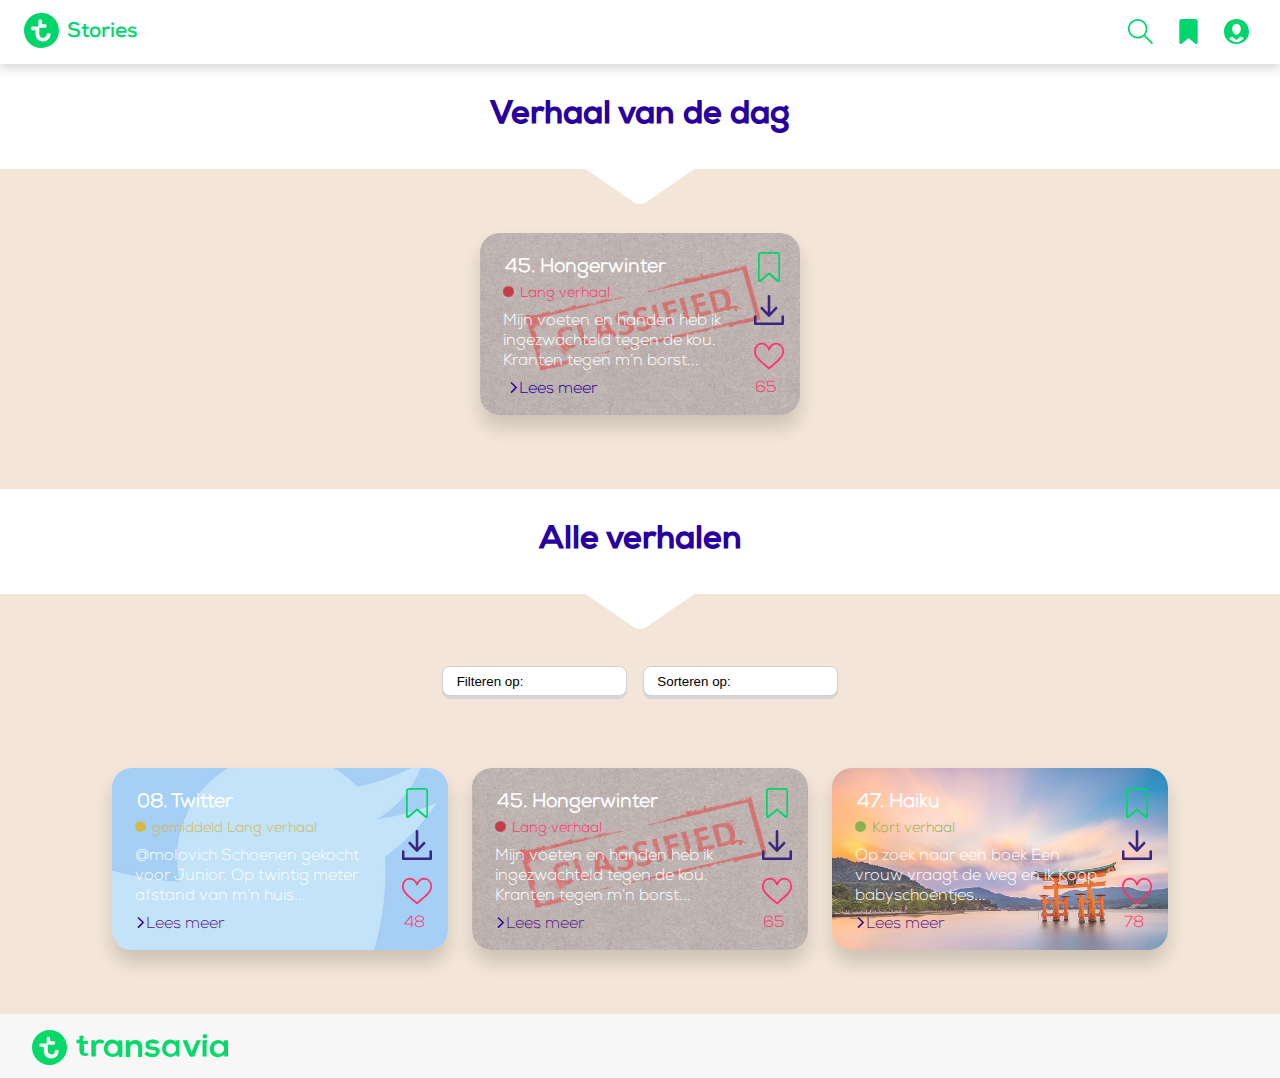
<file: Transavia Stories/index.html>
<!DOCTYPE html>
<html lang="en">

<head>
    <meta name="viewport" content="width=device-width, initial-scale=1.0">
    <meta charset="UTF-8">
    <title>Transavia Stories</title>
    <link rel="stylesheet" href="css/main.css"> </head>

<body>
    <div class="confirmmessage">
        <p>Opgeslagen in Leeslijst!</p>
    </div>
    <nav>
        <a href="index.html"><img class="logo" src="resources/images/header-logo.svg" alt="Logo"> </a> <a href="index.html">Stories</a>
        <ul>
            <li>
                <svg version="1.1" class="icon search">
                    <path class="st0" d="M9.7,19.5c2.4,0,4.5-0.8,6.2-2.3l7.5,7.5c0.2,0.2,0.4,0.3,0.6,0.3c0.2,0,0.5-0.1,0.6-0.3c0.3-0.3,0.3-0.9,0-1.3l-7.5-7.5c1.4-1.7,2.3-3.9,2.3-6.2c0-5.4-4.4-9.7-9.7-9.7C4.4,0,0,4.4,0,9.7C0,15.1,4.4,19.5,9.7,19.5z M9.7,1.8c4.4,0,8,3.6,8,8c0,4.4-3.6,8-8,8s-8-3.6-8-8C1.8,5.3,5.3,1.8,9.7,1.8z" /> </svg>
            </li>
            <li><img class="counter" src="resources/images/counter.svg" alt="count">
                <a href="">
                    <svg version="1.1" class='icon'>
                        <path class="st0" d="M19.4,0H5.7C4.4,0,3.3,1.1,3.3,2.4v21.1c0,0.6,0.3,1.1,0.8,1.4c0.5,0.2,1.1,0.2,1.6-0.2l0,0l6.8-5.7l6.8,5.7l0,0c0.3,0.2,0.6,0.3,0.9,0.3c0.2,0,0.5-0.1,0.7-0.2c0.5-0.2,0.8-0.8,0.8-1.4v-21C21.8,1.1,20.7,0,19.4,0z" /> </svg>
                </a>
            </li>
            <li>
                <a href="account.html">
                    <svg version="1.1" class="icon">
                        <path class="st0" d="M12.6,0C5.5,0,0,5.4,0,12.4C0,19.5,5.4,25,12.5,25c7,0,12.6-5.6,12.5-12.6C24.9,5.5,19.4,0,12.6,0z M12.4,4.8c2.4-0.1,4.4,2.1,4.4,4.9c0,3.1-2,5.9-4.2,6c-2.3,0.1-4.5-2.9-4.5-6.1C8.1,7.1,10.1,4.9,12.4,4.8z M5.1,19.6l3-2.1l4.4,3.6l4.2-3.6l3.2,1.8C19.9,19.3,13.5,27.9,5.1,19.6z" /> </svg>
                </a>
            </li>
        </ul>
    </nav>
    <div class="zoeken">
        <input type="text" placeholder="Zoeken"> </div>
    <section>
        <header>
            <h1>Verhaal van de dag</h1> <img alt="pijl" class="pijl1" src="resources/images/pijl.svg"> </header>
        <div class="verhaalvddag">
            <div class="reactmessage"><a>Laat ook een reactie achter ></a></div>
            <article class="hongerwinter">
                <div class="progressbar">
                    <p>Voltooid!</p>
                </div>
                <header>
                    <h3>45. Hongerwinter</h3> <img alt="punt" src="resources/images/red.svg"><small>Lang verhaal</small></header>
                <p>Mijn voeten en handen heb ik ingezwachteld tegen de kou. Kranten tegen m’n borst...</p>
                <div class="card"> <img class="bookmark" alt="icon" src="resources/images/bookmarkoutline.svg"> <img class="download" alt="icon" src="resources/images/download-icon.svg"> <img class="like" alt="icon" src="resources/images/like-icon.svg">
                    <p>65</p>
                </div>
                <a href=""><img alt="pijl" src="resources/images/leesmeer.svg">Lees meer</a>
            </article>
        </div>
    </section>
    <section>
        <header>
            <h1>Alle verhalen</h1> <img alt="pijl" class="pijl1" src="resources/images/pijl.svg"> </header>
        <div class="filter">
            <select>
                <option value="Sorteren op:">Filteren op:</option>
                <option value="Sorteren op:">Leeftijd (18-)</option>
                <option value="Sorteren op:">Leeftijd (18+)</option>
                <option value="Sorteren op:">Korte verhalen</option>
                <option value="Sorteren op:">Gemiddeld lange verhalen</option>
                <option value="Sorteren op:">Lange verhalen</option>
            </select>
            <select>
                <option value="Sorteren op:">Sorteren op:</option>
                <option value="Sorteren op:">Nummer verhaal (oplopend)</option>
                <option value="Sorteren op:">Nummer verhaal (aflopend)</option>
                <option value="Sorteren op:">lengte (aflopend)</option>
                <option value="Sorteren op:">lengte (aflopend)</option>
                <option value="Sorteren op:">Populariteit</option>
            </select>
        </div>
        <div class="container">
            <div class="alleverhalen">
                <article class="twitter">
                    <header>
                        <h3>08. Twitter</h3><img alt="punt" src="resources/images/yellow.svg"><small>gemiddeld Lang verhaal</small></header>
                    <p>@molovich Schoenen gekocht voor Junior. Op twintig meter afstand van m’n huis...</p>
                    <div class="card"> <img class="bookmark" alt="icon" src="resources/images/bookmarkoutline.svg"> <img class="download" alt="icon" src="resources/images/download-icon.svg"> <img class="like" alt="icon" src="resources/images/like-icon.svg">
                        <p>48</p>
                    </div>
                    <a href=""><img alt="pijl" src="resources/images/leesmeer.svg">Lees meer</a>
                </article>
                <article class="hongerwinter">
                    <header>
                        <h3>45. Hongerwinter</h3> <img alt="punt" src="resources/images/red.svg"><small>Lang verhaal</small></header>
                    <p>Mijn voeten en handen heb ik ingezwachteld tegen de kou. Kranten tegen m’n borst...</p>
                    <div class="card"> <img class="bookmark" alt="icon" src="resources/images/bookmarkoutline.svg"> <img class="download" alt="icon" src="resources/images/download-icon.svg"> <img class="like" alt="icon" src="resources/images/like-icon.svg">
                        <p>65</p>
                    </div>
                    <a href=""><img alt="pijl" src="resources/images/leesmeer.svg">Lees meer</a>
                </article>
                <article class="haiku">
                    <header>
                        <h3>47. Haiku</h3><img alt="punt" src="resources/images/green.svg"><small>Kort verhaal</small></header>
                    <p>Op zoek naar een boek Een vrouw vraagt de weg en ik Koop babyschoentjes...</p>
                    <div class="card"> <img class="bookmark" alt="icon" src="resources/images/bookmarkoutline.svg"> <img class="download" alt="icon" src="resources/images/download-icon.svg"> <img class="like" alt="icon" src="resources/images/like-icon.svg">
                        <p>78</p>
                    </div>
                    <a href=""><img alt="pijl" src="resources/images/leesmeer.svg">Lees meer</a>
                </article>
            </div>
        </div>
    </section>
    <footer> <img alt="logo" src="resources/images/footer-logo.svg"> </footer>
    <script src="js/zoeken.js"></script>
    <script src="js/bookmark.js"></script>
    <script src="js/like.js"></script>
    <script src="js/download.js"></script>
</body>

</html>
</file>
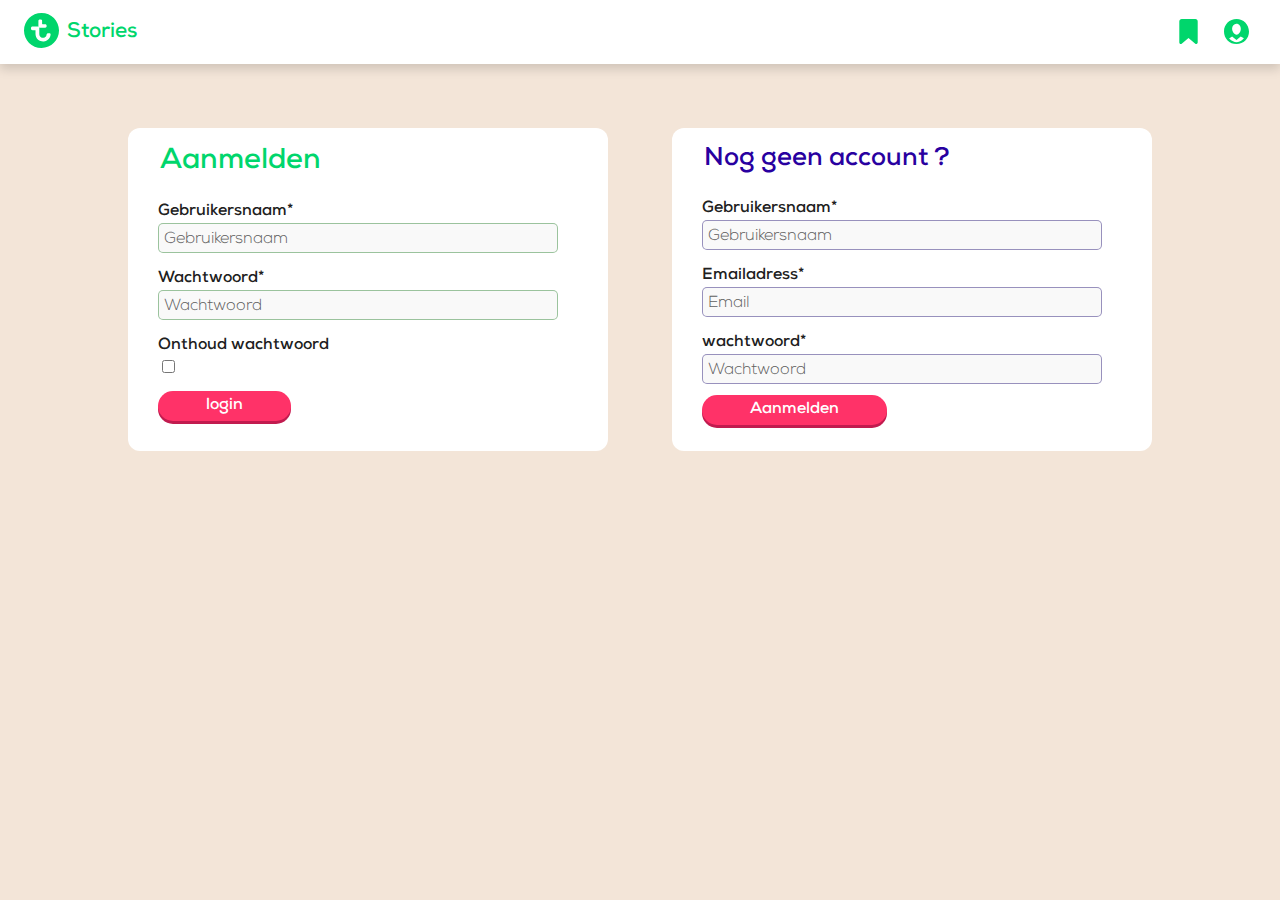
<file: Transavia Stories/account.html>
<!DOCTYPE html>
<html lang="en">

<head>
    <meta name="viewport" content="width=device-width, initial-scale=1.0">
    <meta charset="UTF-8">
    <title>Transavia Stories</title>
    <link rel="stylesheet" href="css/account.css"> </head>

<body>
    <nav>
        <a href="index.html"><img class="logo" src="resources/images/header-logo.svg" alt="Logo"> </a> <a href="index.html">Stories</a>
        <ul>
            <li>
                <a href="">
                    <svg version="1.1" class='icon'>
                        <path class="st0" d="M19.4,0H5.7C4.4,0,3.3,1.1,3.3,2.4v21.1c0,0.6,0.3,1.1,0.8,1.4c0.5,0.2,1.1,0.2,1.6-0.2l0,0l6.8-5.7l6.8,5.7l0,0c0.3,0.2,0.6,0.3,0.9,0.3c0.2,0,0.5-0.1,0.7-0.2c0.5-0.2,0.8-0.8,0.8-1.4v-21C21.8,1.1,20.7,0,19.4,0z" /> </svg>
                </a>
            </li>
            <li>
                <a href="">
                    <svg version="1.1" class="icon">
                        <path class="st0" d="M12.6,0C5.5,0,0,5.4,0,12.4C0,19.5,5.4,25,12.5,25c7,0,12.6-5.6,12.5-12.6C24.9,5.5,19.4,0,12.6,0z M12.4,4.8c2.4-0.1,4.4,2.1,4.4,4.9c0,3.1-2,5.9-4.2,6c-2.3,0.1-4.5-2.9-4.5-6.1C8.1,7.1,10.1,4.9,12.4,4.8z M5.1,19.6l3-2.1l4.4,3.6l4.2-3.6l3.2,1.8C19.9,19.3,13.5,27.9,5.1,19.6z" /> </svg>
                </a>
            </li>
        </ul>
    </nav>
    <header>
        <form class="aanmelden">
            <fieldset>
                <legend>Aanmelden</legend>
                <label for="login-gebruikersnaam">Gebruikersnaam*</label>
                <Input type="text" name="login-gebruikersnaam" placeholder="Gebruikersnaam" id="login-gebruikersnaam" required>
                <label for="login-wachtwoord">Wachtwoord*</label>
                <Input type="password" name="login-wachtwoord" placeholder="Wachtwoord" id="login-wachtwoord" required>
                <label for="login-check">Onthoud wachtwoord</label>
                <input type="checkbox" name="login-check" id="login-check">
                <input type="submit" value="login" class="submit-inloggen"> </fieldset>
        </form>
        <form class="account">
            <fieldset>
                <legend>Nog geen account ?</legend>
                <label for="registreer-gebruikersnaam">Gebruikersnaam*</label>
                <Input type="text" name="registreer-gebruikersnaam" placeholder="Gebruikersnaam" id="registreer-gebruikersnaam" required>
                <label for="registreren-email">Emailadress*</label>
                <Input type="email" name="registreren-email" placeholder="Email" id="registreren-email" required>
                <label for="registreer-wachtwoord">wachtwoord*</label>
                <Input type="password" name="registreer-wachtwoord" placeholder="Wachtwoord" id="registreer-wachtwoord" required>
                <input type="submit" value="Aanmelden" class="submit-aanmelden"> </fieldset>
        </form>
    </header>
</body>

</html>
</file>
<file: Transavia Stories/css/main.css>
/************** Algemeen + Fonts ***************/

@font-face {
    font-family: "Nexa Bold";
    src: url("../resources/fonts/Nexa Bold.otf")
}

@font-face {
    font-family: "Nexa Light";
    src: url("../resources/fonts/Nexa Light.otf")
}

html {
    background-color: #ffffff;
}

body {
    margin: 0px;
    padding: 0px;
    text-decoration: none;
    font-family: "Nexa Light";
}

a {
    text-decoration: none;
}

/****************Navigatie*****************/

nav {
    position: relative;
    background-color: white;
    align-items: center;
    height: 4em;
    display: flex;
    margin: auto;
    box-shadow: 0 0.3125em 0.625em 0 rgba(0, 0, 0, .15);
}

nav ul {
    display: flex;
    flex-grow: 1;
    justify-content: flex-end;
    height: 2rem;
    margin-right: 1.5rem;
}

.logo {
    width: 35px;
    height: 35px;
    margin-left: 1.5rem;
}

nav a {
    font-size: 1.3rem;
    font-family: "Nexa Bold";
    color: #00d66c;
    text-decoration: none;
}

nav a:nth-of-type(1) {
    margin-top: .4rem;
}

nav a:nth-of-type(2) {
    margin-left: .5rem;
}

nav li:nth-of-type(4) {
    margin-top: .4rem;
    font-family: "Nexa Bold";
    color: #00d66c;
    margin-right: 0.4rem;
    margin-left: -0.4em;
}

nav ul li {
    list-style-type: none;
    flex-basis: 1.1em;
}

svg {
    fill: #00d66c;
}

svg:hover {
    fill: #2800a0;
 }

svg.icon {
    margin-top: .2rem;
    width: 2rem;
    height: 2rem;
    margin-left: 1rem;
}

/*********** bookmark interactie ***********/

.counter {
    position: absolute;
    opacity: 0;
    transition: opacity .5s;
    width: 1.1em;
    right: 6em;
    top: .5em;
}

.showcounter {
opacity: 1;
}

.confirmmessage{
    opacity: 0;
    position: absolute;
    left: 0;
    right: 0;
    margin: auto;
    bottom: 1.5em;
    background-color: rgba(0 ,214,108,.90);
    width: 15em;
    height: 6em;
    z-index: 10;
    border-radius:1.25em;
    box-shadow: 0 0.8em 1.1em rgba(0, 0, 0, .15);
    transition: opacity .7s;
}

.confirmmessage p{
    opacity: 0;
    padding: 0;
    margin: 0;
    position: absolute;
    top: 50%;
    transform: translateY(-50%);
    left: 0;
    right: 0;
    text-align: center;
    color: #ffffff;
    font-family: "Nexa Bold";
    font-size: 1.1em;
    transition: opacity .7s;
}

.showconfirmmessage {
opacity: 1;
}

.showconfirmmessage p {
opacity: 1;
}

/**************** Like Interactie *************/

.reactmessage {
    opacity: 0;
    position: absolute;
    left: 0;
    right: 0;
    margin: auto;
    background-color: rgba(255 ,50,104,.90);
    bottom: 8em;
    width: 13em;
    height: 3.2em;
    z-index: 10;
    border-radius:1em;
    box-shadow: 0 0.8em 1.1em rgba(0, 0, 0, .15);
    transition: opacity .5s;
}

.reactmessage a {
    opacity: 0;
    padding: 0;
    margin: 0;
    position: absolute;
    top: 50%;
    transform: translateY(-50%);
    left: 0;
    right: 0;
    text-align: center;
    color: #ffffff;
    font-family: "Nexa Bold";
    text-decoration: underline;
    font-size: 0.85em;
    cursor: pointer;
    transition: opacity .5s;
}

.showreactmessage {
opacity: 1;
}

.showreactmessage a {
opacity: 1;
}

/************ Download interactie **************/

.progressbar {
    opacity: 0;
    width: 0;
    background-color: #2800a0;
    position:absolute;
    border-radius: 1.25em 1.25em 0 0;
    transition: width 3s, opacity .01s;
}

 .showprogress {
    opacity: 1;
    position: absolute;
    left: 0;
    right: 0;
    width: 100%;
    top: 0;
    border-radius: .75em .75em 0 0;
}

.progressbar p{
    opacity: 0;
    z-index: 100;
    transition: opacity .5s;
    color: #ffffff;
    font-size:0.8em;
    text-align: center;
    width: 96%;
    margin: 0;
}

.voltooid{
    opacity: 1 !important;
}

/****************** Verhaal van de dag ***************/

header h1 {
    text-align: center;
    font-size: 2rem;
    font-family: "Nexa Bold";
    color: #2800a0;
}

.pijl1 {
    position: absolute;
    margin: auto;
    width: 110px;
    left: 0;
    right: 0;
}

section div.verhaalvddag {
    height: 20em;
    margin: auto;
    max-width: 20em;
    width: 90%;
}

/*************** Styling verhalen algemeen *******************/

article {
/*    width: 95%;*/
    padding: 15px;
    position: relative;
    top: 4em;
    margin: auto;
    border-radius: 1.25em;
    box-shadow: 0 0.8em 1.1em rgba(0, 0, 0, .15);
}

article header h3 {
    font-size: 1.2em;
    color: white;
    margin-top: 0.4em;
    margin-left: 0.5em;
    margin-bottom: 0.2em;
}

article img {
    width: 11px;
    margin-left: 0.5em;
            }

article p {
    margin: 0.5em;
    width: 80%;
    color: #ffffff;
    text-align: left;
}

section div article div.card {
    position: absolute;
    display: flex;
    flex-direction: column;
    justify-content: center;
    right: 1rem;
    top: 1rem;
}

section div article div.card img {
    margin-left: 0;
}

section div.verhaalvddag article a:hover{
    color: #ff3268;
}

section div.verhaalvddag article a {
    display: inline;
    color: #2800a0;
    cursor: pointer;
    text-decoration: none;
    margin-left: 0.3em;
}

/************* Verhalen icons ***********/

.bookmark {
    margin-top: 0.2em;
    margin-bottom: 0.6em;
    width: 30px;
    height: 30px;
}

.download {
    margin-top: 0.2em;
    margin-bottom: 0.4em;
    width: 30px;
    height: 30px;
}

.like {
    margin-top: 0.6em;
    width: 30px;
    height: 30px;
}

section div article div.card p {
    color: #ff3268;
    text-align: center;
    margin-left: 0;
    padding: 0;
}

/****************Alle verhalen***********/

section div.alleverhalen article a:hover{
    color: #ff3268;
}

/*************** Filters ***************/

.filter {
    display: flex;
    justify-content: center;
    margin-top: 4rem;
}

section button {
    background: #00d66c;
    color: white;
    padding: .4em 2em;
    font-family: "Nexa Bold";
    font-size: 1em;
    border-radius: 2em;
    border: none;
    box-shadow: 0px 4px 1px #02c15d;
    cursor: pointer;
    margin: 0 1rem
}

section select{
    box-shadow: rgb(214, 214, 214) 0px 3px 0px;
    padding: 0.5em 1em;
    border-radius: 0.6em;
    border-width: 0.5px;
    border-style: solid;
    background-color: #ffffff;
    border-color: rgb(209, 209, 209);
    -webkit-appearance: none;
    cursor: pointer;
    margin: 0.5rem;
}

/************* sections ****************/

section {
    background-color: #f3e5d8;
}

section h1 {
    background-color: white;
    margin: 0;
    padding: 2rem 0;
}

section div.container {
    max-width: 70rem;
    margin: auto;
}

/************* Grid **************/

section div.container div.alleverhalen {
    display: grid;
    grid-gap: 1.5rem;
    grid-template-columns: 1fr 1fr 1fr;
    margin: 0 2rem;
    padding-bottom: 8rem;
}

/********** Verhalen styling appart ***************/

.hongerwinter {
    background-image: url("../resources/images/hongerwinter-sjabloon.jpg");
    background-position: center;
    background-size: cover;
            }

.twitter {
    background-image: url("../resources/images/twitter%20Sjabloon.jpg");
    background-position: center;
    background-size: cover;
}

.haiku {
    background-image: url("../resources/images/haiku%20Sjabloon.jpg");
    background-position: center;
    background-size: cover;
}

.twitter header small {
    margin-left: 0.4em;
    color: #d3b94c;
    font-size: 0.9em;
}

.hongerwinter header small {
    margin-left: 0.4em;
    color: #ff3268;
    font-size: 0.9em;
}

.haiku header small {
    margin-left: 0.4em;
    color: #88b252;
    font-size: 0.9em;
}

/*************** Footer ********************/

footer {
    background-color: #f7f7f7;
    height: 4em;
}

footer img {
    height: 35px;
    position: absolute;
    margin-left:2em;
    margin-top: 1em;
}

/************Zoeken*********/

.zoeken {
    position: relative;
    background-color: #2800a0;
    width: 100%;
    height: 0;
    opacity: 0;
    transition: height .75s, opacity .2s;
}

.showzoeken {
    height: 3em;
    opacity: 1;
}

.zoeken input {
    float: right;
    position: absolute;
    right: 10%;
    vertical-align: middle;
    top: 50%;
    transform: translateY(-50%);
    background-image: url(../resources/images/zoeken1.svg);
    background-size: 20px;
    background-repeat: no-repeat;
    background-position: 10px;
    display: block;
    margin: auto;
    border: none;
    width: 70%;
    max-width: 30em;
    padding: .25em;
    padding-left: 3em;
    height: 2em;
    border-radius: .5em;
    text-decoration: none;
}

/*******************************************/
            /* Media querries */

/******************** Navigatie *******************/

@media screen and (max-width: 40em) {
    nav {
        position: relative;
        background-color: white;
        align-items: center;
        height: 3.5em;
        display: flex;
        margin: auto;
        box-shadow: 0 0.3125em 0.625em 0 rgba(0, 0, 0, .15);
       }
}

@media screen and (max-width: 40em) {
    nav ul {
        display: flex;
        flex-grow: 1;
        justify-content: flex-end;
        height: 2rem;
        margin-right: 1rem;
    }
}

@media screen and (max-width: 20em) {
    nav ul {
        display: flex;
        flex-grow: 1;
        justify-content: flex-end;
        height: 2rem;
        margin-right: 1rem;
        background: url("../resources/images/menu.svg")
    }
}

@media screen and (max-width: 40em) {
    .logo {
        margin-left: 0.5rem;
        width: 30px;
        height: 30px;
    }
}

@media screen and (max-width: 40em) {
    nav a {
        font-size: 1rem;
        font-family: "Nexa Bold";
        color: #00d66c;
        text-decoration: none;
    }
}

@media screen and (max-width: 40em) {
    svg.icon {
        margin-top: .2rem;
        width: 2rem;
        height: 2rem;
        margin-left: 0.5rem;
    }
}

/********* Header + Sections ***********/

@media screen and (max-width: 40em) {
    header h1 {
        text-align: center;
        font-size: 1.5rem;
        font-family: "Nexa Bold";
        color: #2800a0;
    }
}

@media screen and (max-width: 40em) {
    section h1 {
        background-color: white;
        margin: 0;
        padding: 1.3rem 0;
    }
}

@media screen and (max-width: 40em) {
    .pijl1 {
        position: absolute;
        margin: auto;
        width: 80px;
        left: 0;
        right: 0;
    }
}

/*************** Filters ***************/

@media screen and (max-width: 25em) {
    .filter {
        display: flex;
        flex-direction: column;
        margin-top: 3rem;
    }
}

@media screen and (max-width: 25em) {
    section select {
        margin: 1em 3em;
        box-shadow: rgb(214, 214, 214) 0px 3px 0px;
        padding: 0.5em;
        border-radius: 0.6em;
        border-width: 0.5px;
        border-style: solid;
        background-color: #ffffff;
        border-color: rgb(209, 209, 209);
        -webkit-appearance: none;
        cursor: pointer;
    }
}

/*********** Footer **************/

@media screen and (max-width: 20em) {
   footer {
        background-color: #f7f7f7;
        height: 2em;
    }
}

@media screen and (max-width: 20em) {
   footer img {
    height: 25px;
    position: absolute;
    margin-left:1em;
    margin-top: 1em;
}
}

/************** MAJOR Breakpoints grid **************/

@media screen and  (max-width: 40em) {
   section div.container div.alleverhalen {
        display: grid;
        grid-gap: 1.5rem;
        grid-template-columns: 1fr;
        margin: 0 2rem;
        padding-bottom: 8rem;
    }
}

    @media screen and (min-width: 35em) and (max-width: 60em) {
   section div.container div.alleverhalen {
        display: grid;
        grid-gap: 1.5rem;
        grid-template-columns: 1fr 1fr;
        margin: 0 2rem;
        padding-bottom: 8rem;
    }
}

@media screen and (min-width: 60em) {
   section div.container div.alleverhalen {
        display: grid;
        grid-gap: 1.5rem;
        grid-template-columns: 1fr 1fr 1fr;
        margin: 0 2rem;
        padding-bottom: 8rem;
    }
}
</file>
<file: Transavia Stories/css/account.css>
@font-face {
    font-family: "Nexa Bold";
    src: url("../resources/fonts/Nexa Bold.otf")
}

@font-face {
    font-family: "Nexa Light";
    src: url("../resources/fonts/Nexa Light.otf")
}

body {
    margin: 0px;
    padding: 0px;
    text-decoration: none;
    font-family: "Nexa Light";
}

html {
    background-color: #f3e5d8;
}

a {
    text-decoration: none;
}


/****************Navigatie*****************/

nav {
    position: relative;
    background-color: white;
    align-items: center;
    height: 4em;
    display: flex;
    margin: auto;
    box-shadow: 0 0.3125em 0.625em 0 rgba(0, 0, 0, .15);
}

nav ul {
    display: flex;
    flex-grow: 1;
    justify-content: flex-end;
    height: 2rem;
    margin-right: 1.5rem;
}

.logo {
    width: 35px;
    height: 35px;
    margin-left: 1.5rem;
}

nav a {
    font-size: 1.3rem;
    font-family: "Nexa Bold";
    color: #00d66c;
    text-decoration: none;
}

nav a:nth-of-type(1) {
    margin-top: .4rem;
}

nav a:nth-of-type(2) {
    margin-left: .5rem;
}

nav li:nth-of-type(4) {
    margin-top: .4rem;
    font-family: "Nexa Bold";
    color: #00d66c;
    margin-right: 0.4rem;
    margin-left: -0.4em;
}

nav ul li {
    list-style-type: none;
    flex-basis: 1.1em;
}

svg {
    fill: #00d66c;
}

svg:hover {
    fill: #2800a0;
}

svg.icon {
    margin-top: .2rem;
    width: 2rem;
    height: 2rem;
    margin-left: 1rem;
}


/******** header **********/

header {
    padding: 4rem 8rem 4rem 8rem;
    display: grid;
    grid-template-columns: 1fr 1fr;
    grid-gap: 4em;
}


/******** forms algemeen **********/

header form {
    padding: 1rem;
    border-radius: 0.75rem;
    background-color: white;
    display: block;
}

fieldset {
    border: none;
}

::-webkit-input-placeholder {
    /* Chrome/Opera/Safari */
    color: #606060;
    font-family: "Nexa Light";
}

header form fieldset label {
    color: #202020;
    font-family: "Nexa Bold";
    display: block;
    margin-top: 1rem;
}


/************** Form aanmelden *****************/

header form.aanmelden fieldset legend {
    color: #00d66c;
    font-family: "Nexa Bold";
    font-size: 1.8em;
}

header form.aanmelden fieldset input[type='text'] {
    display: block;
    height: 1.875rem;
    background: rgba(247, 247, 247, 0.70);
    border: 0.063rem solid rgba(62, 142, 65, 0.50);
    border-radius: 0.3125rem;
    font-family: "Nexa";
    padding-left: 0.3125rem;
    font-size: 1em;
    width: 100%;
    max-width: 25em;
    box-sizing: border-box;
}

header form.aanmelden fieldset input[type='password'] {
    display: block;
    height: 1.875rem;
    background: rgba(247, 247, 247, 0.70);
    border: 0.063rem solid rgba(62, 142, 65, 0.50);
    ;
    border-radius: 0.3125rem;
    font-family: "Nexa";
    padding-left: 0.3125rem;
    font-size: 1em;
    width: 100%;
    max-width: 25em;
    box-sizing: border-box;
    -webkit-appearance: none;
}

header form.aanmelden fieldset input:last-child {
    display: block;
    background: #FF3268;
    color: white;
    padding: .3em 3em;
    font-family: "Nexa Bold";
    font-size: 1em;
    border-radius: 1.25em;
    border: none;
    box-shadow: 0px 3px 0px #C11B4F;
    cursor: pointer;
    margin-top: 0.7em;
}

input[type='submit']:active {
    -webkit-appearance: none;
    -moz-appearance: none;
    appearance: none;
    box-shadow: 0px 3px 0px #C11B4F inset;
    transform: translateY(2px);
}

header form.aanmelden fieldset input[type='submit']:active {
    background-color: #3e8e41;
    box-shadow: 0px 3px 0px #C11B4F inset;
    transform: translateY(2px);
}


/********** Form account ********/

header form:nth-child(2) fieldset legend {
    color: #2800a0;
    font-family: "Nexa Bold";
    font-size: 1.6em;
}

header form.account fieldset input[type='text'] {
    display: block;
    height: 1.875rem;
    background: rgba(247, 247, 247, 0.70);
    border: 0.063rem solid rgba(56, 41, 129, 0.50);
    border-radius: 0.3125rem;
    font-family: "Nexa";
    padding-left: 0.3125rem;
    font-size: 1em;
    width: 100%;
    max-width: 25em;
    box-sizing: border-box;
    -webkit-appearance: none;
}

header form.account fieldset input[type='email'] {
    display: block;
    height: 1.875rem;
    background: rgba(247, 247, 247, 0.70);
    border: 0.063rem solid rgba(56, 41, 129, 0.50);
    border-radius: 0.3125rem;
    font-family: "Nexa";
    padding-left: 0.3125rem;
    font-size: 1em;
    width: 100%;
    max-width: 25em;
    box-sizing: border-box;
    -webkit-appearance: none;
}

header form.account fieldset input[type='password'] {
    display: block;
    height: 1.875rem;
    background: rgba(247, 247, 247, 0.70);
    border: 0.063rem solid rgba(56, 41, 129, 0.50);
    border-radius: 0.3125rem;
    font-family: "Nexa";
    padding-left: 0.3125rem;
    font-size: 1em;
    width: 100%;
    max-width: 25em;
    box-sizing: border-box;
    -webkit-appearance: none;
}

header form.account fieldset input:last-child {
    display: block;
    background: #FF3268;
    color: white;
    padding: .3em 3em;
    font-family: "Nexa Bold";
    font-size: 1em;
    border-radius: 1.25em;
    border: none;
    box-shadow: 0px 3px 0px #C11B4F;
    cursor: pointer;
    margin-top: 0.7em;
}

input[type='submit']:active {
    -webkit-appearance: none;
    -moz-appearance: none;
    appearance: none;
    box-shadow: 0px 3px 0px #C11B4F inset;
    transform: translateY(2px);
}

header form.account fieldset input[type='submit']:active {
    background-color: #3e8e41;
    box-shadow: 0px 3px 0px #C11B4F inset;
    transform: translateY(2px);
}


/*******************************************/


/* Media querries */


/******************** Navigatie *******************/

@media screen and (max-width: 40em) {
    nav {
        position: relative;
        background-color: white;
        align-items: center;
        height: 3.5em;
        display: flex;
        margin: auto;
        box-shadow: 0 0.3125em 0.625em 0 rgba(0, 0, 0, .15);
    }
}

@media screen and (max-width: 40em) {
    nav ul {
        display: flex;
        flex-grow: 1;
        justify-content: flex-end;
        height: 2rem;
        margin-right: 1rem;
    }
}

@media screen and (max-width: 20em) {
    nav ul {
        display: flex;
        flex-grow: 1;
        justify-content: flex-end;
        height: 2rem;
        margin-right: 1rem;
        background: url("../resources/images/menu.svg")
    }
}

@media screen and (max-width: 40em) {
    .logo {
        margin-left: 0.5rem;
        width: 30px;
        height: 30px;
    }
}

@media screen and (max-width: 40em) {
    nav a {
        font-size: 1rem;
        font-family: "Nexa Bold";
        color: #00d66c;
        text-decoration: none;
    }
}

@media screen and (max-width: 40em) {
    svg.icon {
        margin-top: .2rem;
        width: 2rem;
        height: 2rem;
        margin-left: 0.5rem;
    }
}


/******** Account form ********/

@media screen and (max-width: 50em) {
    header form:nth-child(2) fieldset legend {
        color: #2800a0;
        font-family: "Nexa Bold";
        font-size: 1.1em;
    }
}

@media screen and (min-width: 50em) and (max-width: 60em) {
    header form:nth-child(2) fieldset legend {
        color: #2800a0;
        font-family: "Nexa Bold";
        font-size: 1.2em;
    }
}


/******************** MAJOR breakpoints grid *******************/

@media screen and (max-width: 40em) {
    header {
        padding: 4rem 4rem 4rem 2rem;
        display: grid;
        grid-template-columns: 1fr;
        grid-gap: 4em;
    }
}
</file>
